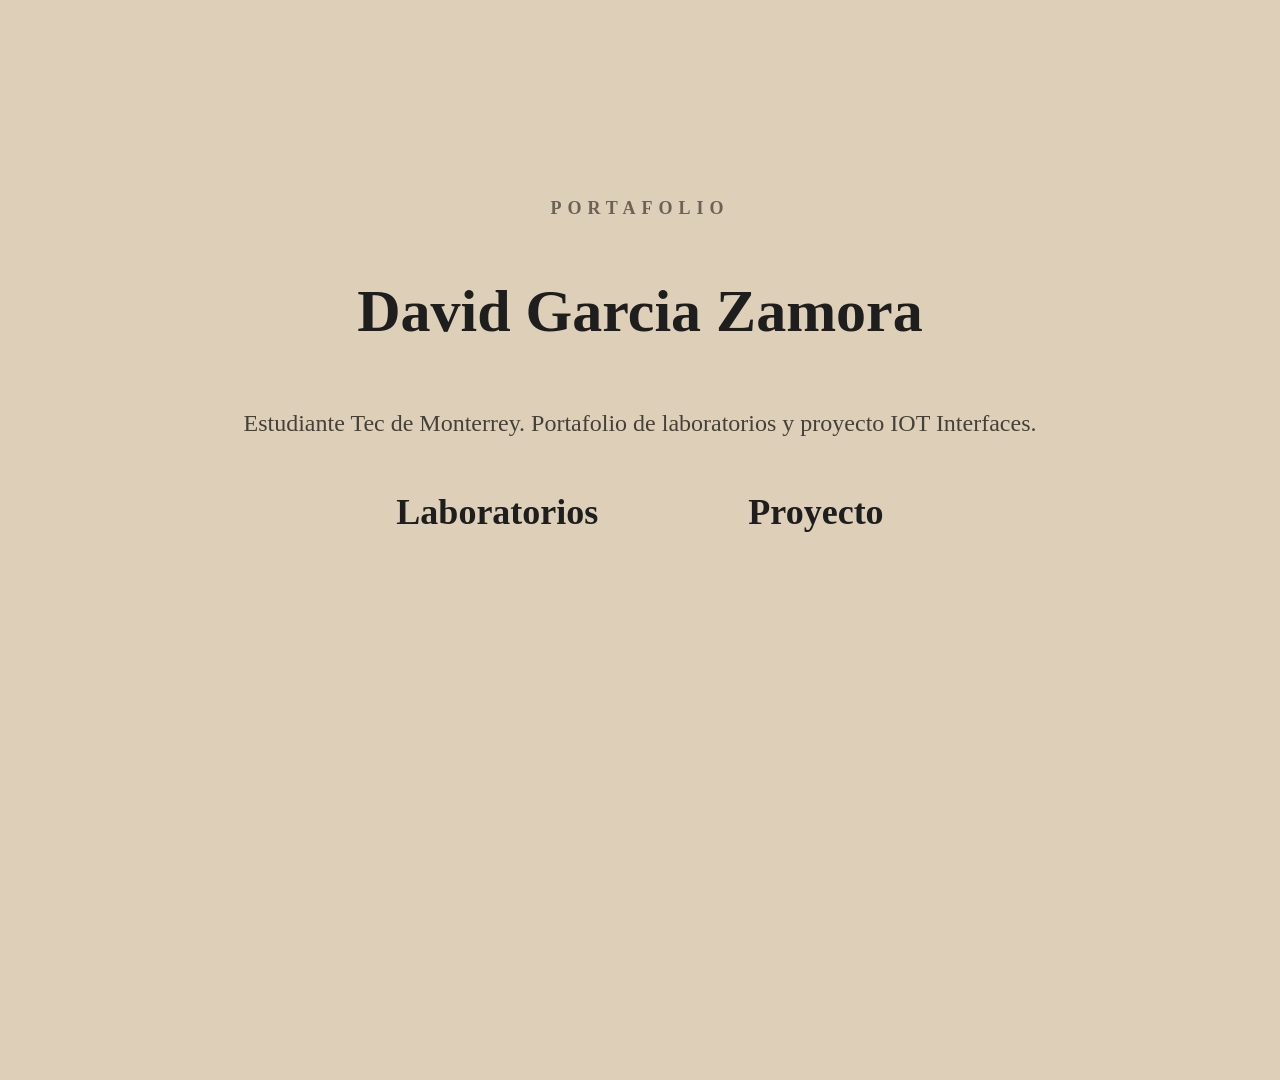
<file: Index.html>
<!DOCTYPE html>
<html lang="en">
<head>
    <meta charset="UTF-8">
    <meta name="viewport" content="width=device-width, initial-scale=1.0">
    <title>Portafolio</title>
    <link rel="stylesheet" href="styleinicio.css">
</head>
<body>
    <p class="titulo-portafolio"> Portafolio</p>
    
    <h1> David Garcia Zamora</h1>
    <p class="descripcion"> Estudiante Tec de Monterrey. Portafolio de laboratorios y proyecto IOT Interfaces.</p>

    <div class="menu-principal">
        <h2><a href="PortafolioLabs.html">Laboratorios</a></h2>
        <h2><a href="Proyecto.html">Proyecto</a></h2>
    </div>

</body>
</html>
</file>
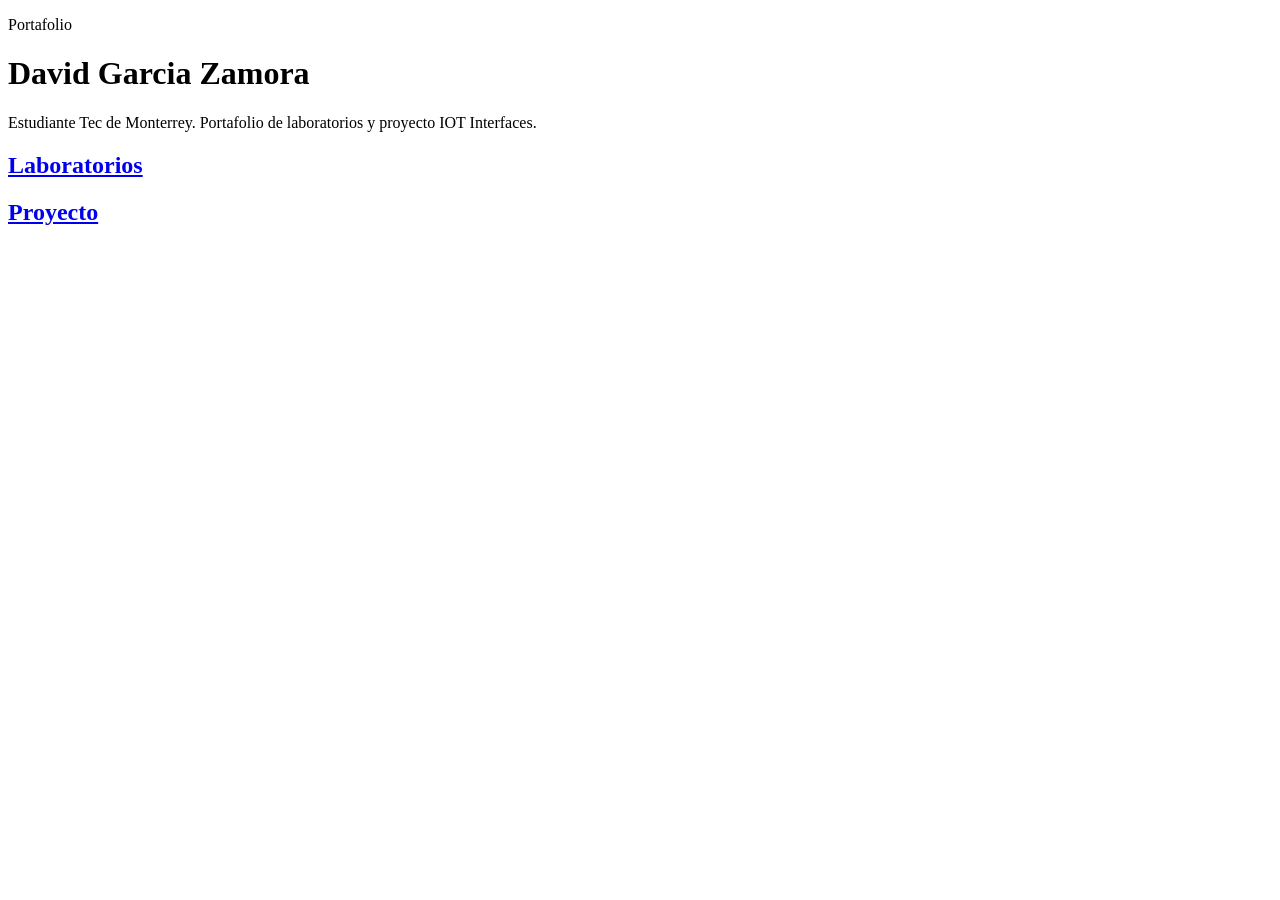
<file: MenuInicio.html>
<!DOCTYPE html>
<html lang="en">
<head>
    <meta charset="UTF-8">
    <meta name="viewport" content="width=device-width, initial-scale=1.0">
    <title>Portafolio</title>
    <link rel="stylesheet" href="C:\Users\David\Desktop\iot web\New folder\BotLixus-main\BotLixus-main\Pagina principal\styleinicio.css">
</head>
<body>
    <p class="titulo-portafolio"> Portafolio</p>
    
    <h1> David Garcia Zamora</h1>
    <p class="descripcion"> Estudiante Tec de Monterrey. Portafolio de laboratorios y proyecto IOT Interfaces.</p>

    <div class="menu-principal">
        <h2><a href="PortafolioLabs.html">Laboratorios</a></h2>
        <h2><a href="Proyecto.html">Proyecto</a></h2>
    </div>

</body>
</html>
</file>
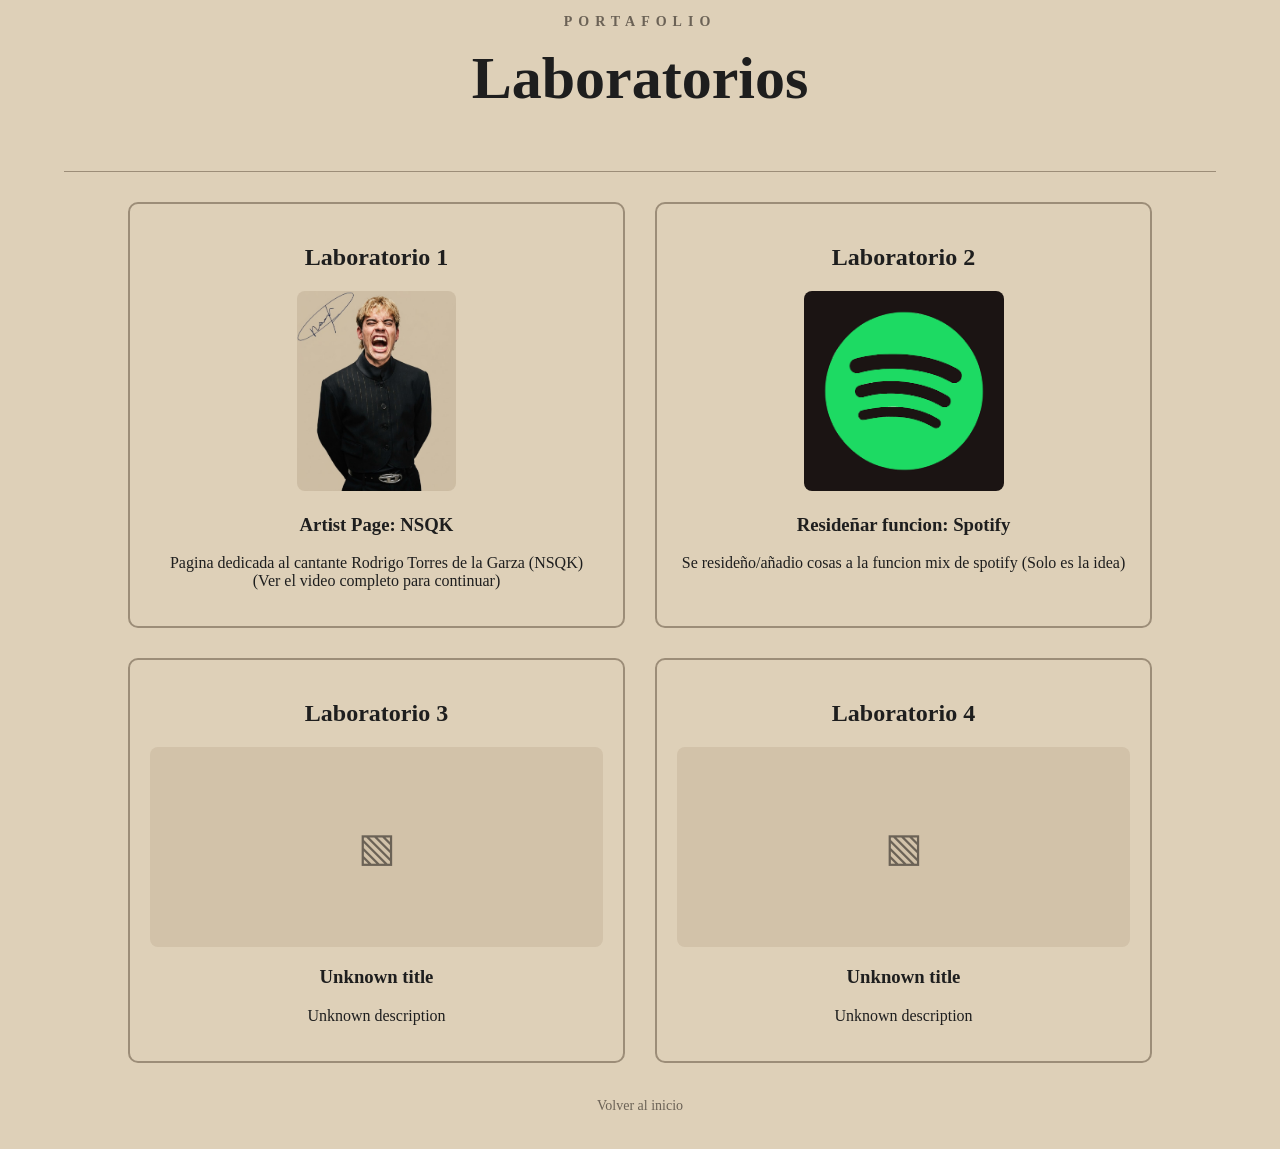
<file: PortafolioLabs.html>
<!DOCTYPE html>
<html lang="en">
<head>
    <meta charset="UTF-8">
    <meta name="viewport" content="width=device-width, initial-scale=1.0">
    <title>Portafolio Laboratorios</title>
    <link rel="stylesheet" href="stylelabs.css">
</head>
<body>
    <p class="titulo-portafolio"> Portafolio</p>
    <h1> Laboratorios </h1>
    <div class="linea"></div>

    <div class="doble-columna">

        <div class="lab-card">

            <h2>Laboratorio 1</h2>
            <a href="Laboratorios/Artist-Page/artist-page.html">
                <img src="NSQK.jpg" alt="Imagen Laboratorio 1">
                <h3> Artist Page: NSQK</h3>      
            </a>
            <p>Pagina dedicada al cantante Rodrigo Torres de la Garza (NSQK) <br> (Ver el video completo para continuar)</p>

        </div>

        <div class="lab-card">

            <h2>Laboratorio 2</h2>
            
            <a href="Laboratorios/Lab2/Lab2.pdf">
                 <img src="SpotifyL.png" alt="Imagen Laboratorio 2">
                <h3> Resideñar funcion: Spotify</h3>      
            </a>
            <p>Se resideño/añadio cosas a la funcion mix de spotify (Solo es la idea)</p>

        </div>

        <div class="lab-card">

            <h2>Laboratorio 3</h2>
            
            <a href="---------------------">
                <div class="imagen-vacia">
                    <span>▧</span>
                </div>
                <h3> Unknown title</h3>      
            </a>
            <p>Unknown description</p>

        </div>

        <div class="lab-card">

            <h2>Laboratorio 4</h2>
            
            <a href="------------------------------">
                <div class="imagen-vacia">
                    <span>▧</span>
                </div>
                <h3> Unknown title</h3>      
            </a>
            <p>Unknown description</p>

        </div>


    </div>

    <a href="index.html" class="boton-volver">Volver al inicio</a>

</body>
</html>
</file>
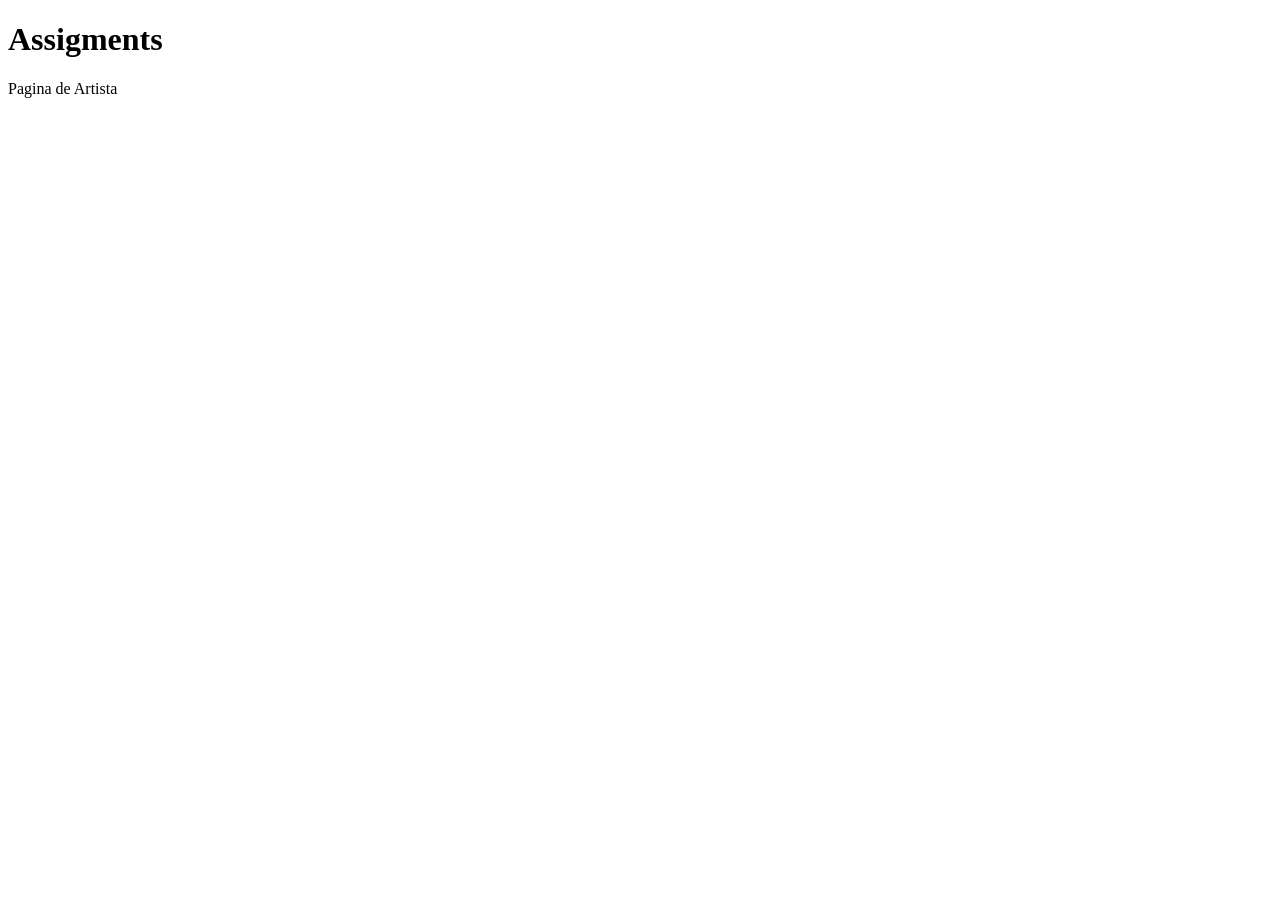
<file: Portalofio Labs.html>
<!DOCTYPE html>
<html lang="en">
<head>
    <meta charset="UTF-8">
    <meta name="viewport" content="width=device-width, initial-scale=1.0">
    <title>Document</title>
</head>
<body>
    <h1> Assigments </h1>
    <p> Pagina de Artista </p>
</body>
</html>
</file>
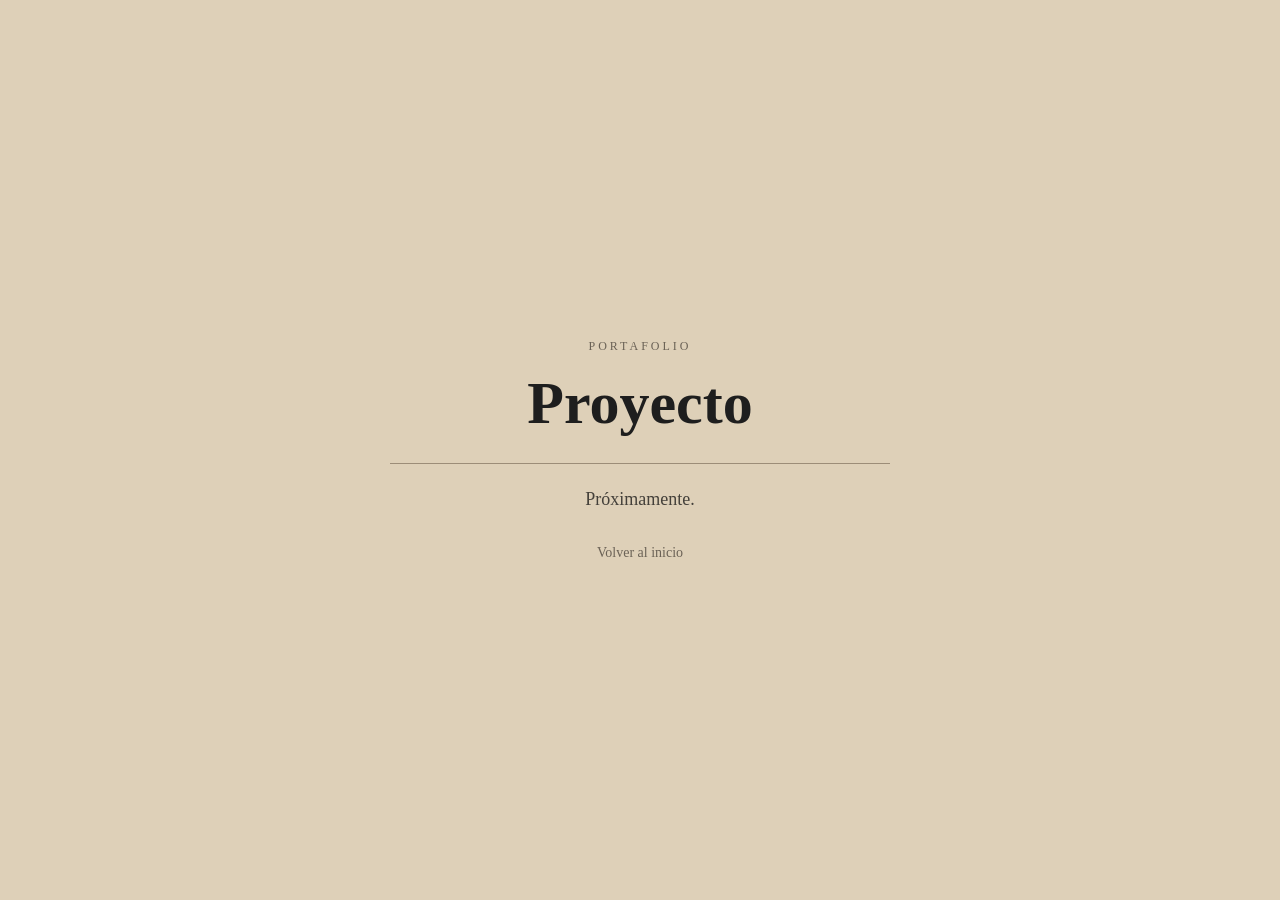
<file: Proyecto.html>
<!DOCTYPE html>
<html lang="es">
<head>
    <meta charset="UTF-8">
    <meta name="viewport" content="width=device-width, initial-scale=1.0">
    <title>Proyecto</title>
    <link rel="stylesheet" href="styleproyect.css">
</head>
<body>

    <div class="contenido">
        <p class="portafolio">PORTAFOLIO</p>

        <h1>Proyecto</h1>

        <div class="linea"></div>

        <p class="descripcion">Próximamente.</p>

        <a href="index.html">Volver al inicio</a>
    </div>

</body>
</html>
</file>
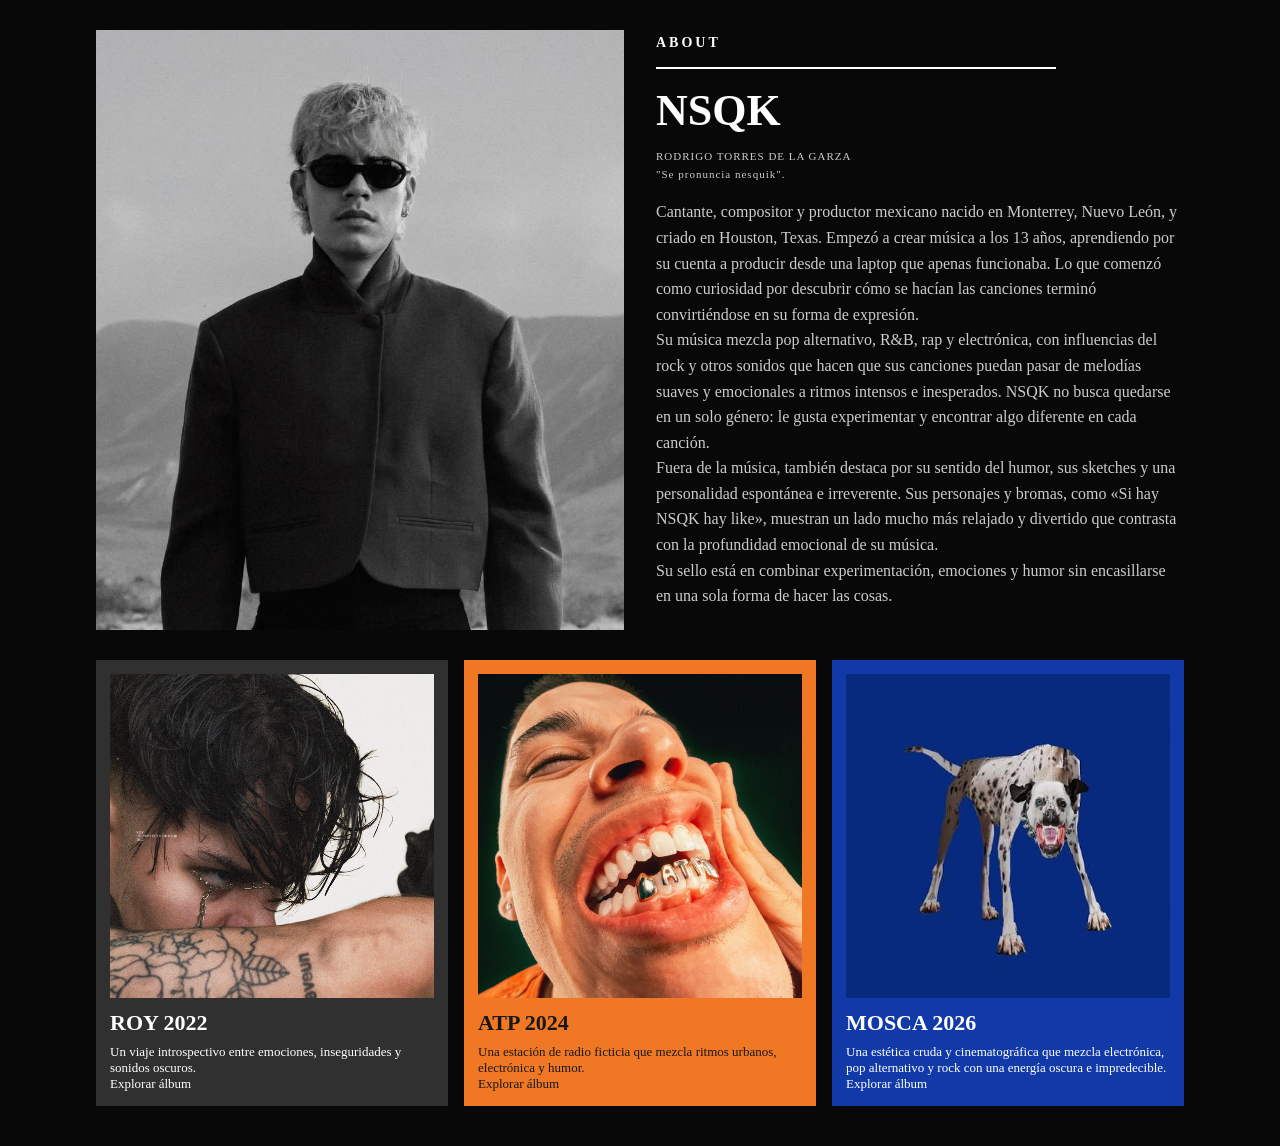
<file: Laboratorios/Artist-Page/About&Work.html>
<!DOCTYPE html>
<html lang="es">
<head>
    <meta charset="UTF-8">
    <meta name="viewport" content="width=device-width, initial-scale=1.0">

    <title>About NSQK</title>

    <link rel="stylesheet" href="styleA&W.css">
</head>
<body>

    <div class="about">

        <div class="about-completo">

            <img class="foto-nsqk"
                 src="NSKQAP.jpg">

            <div class="about-texto">

                <h2>ABOUT</h2>

                <div class="linea"></div>

                <h1>NSQK</h1>

                <p class="nombre-real">

                    RODRIGO TORRES DE LA GARZA <br>
                    "Se pronuncia nesquik".
                </p>

                <p>
Cantante, compositor y productor mexicano nacido en Monterrey, Nuevo León, y criado en Houston, Texas. Empezó a crear música a los 13 años, aprendiendo por su cuenta a producir desde una laptop que apenas funcionaba. Lo que comenzó como curiosidad por descubrir cómo se hacían las canciones terminó convirtiéndose en su forma de expresión. <br>

Su música mezcla pop alternativo, R&B, rap y electrónica, con influencias del rock y otros sonidos que hacen que sus canciones puedan pasar de melodías suaves y emocionales a ritmos intensos e inesperados. NSQK no busca quedarse en un solo género: le gusta experimentar y encontrar algo diferente en cada canción. <br>

Fuera de la música, también destaca por su sentido del humor, sus sketches y una personalidad espontánea e irreverente. Sus personajes y bromas, como «Si hay NSQK hay like», muestran un lado mucho más relajado y divertido que contrasta con la profundidad emocional de su música. <br>

Su sello está en combinar experimentación, emociones y humor sin encasillarse en una sola forma de hacer las cosas.
                </p>

            </div>

        </div>

    </div>


    <div class="albumes">

        <a href="Roy.html" class="album roy">

            <img src="Roy.jpg">

            <h2>ROY 2022</h2>

            <p>Un viaje introspectivo entre emociones, inseguridades y sonidos oscuros.</p>

            <p>Explorar álbum </p>

        </a>


        <a href="Atp.html" class="album atp">

            <img src="Atp.jpg">

            <h2>ATP 2024</h2>

            <p>Una estación de radio ficticia que mezcla ritmos urbanos, electrónica y humor.</p>

            <p>Explorar álbum </p>

        </a>


        <a href="Mosca.html" class="album mosca">

            <img src="Mosca.jpg">

            <h2>MOSCA 2026</h2>

            <p>Una estética cruda y cinematográfica que mezcla electrónica, pop alternativo y rock con una energía oscura e impredecible.</p>

            <p>Explorar álbum </p>

        </a>

    </div>

</body>
</html>
</file>
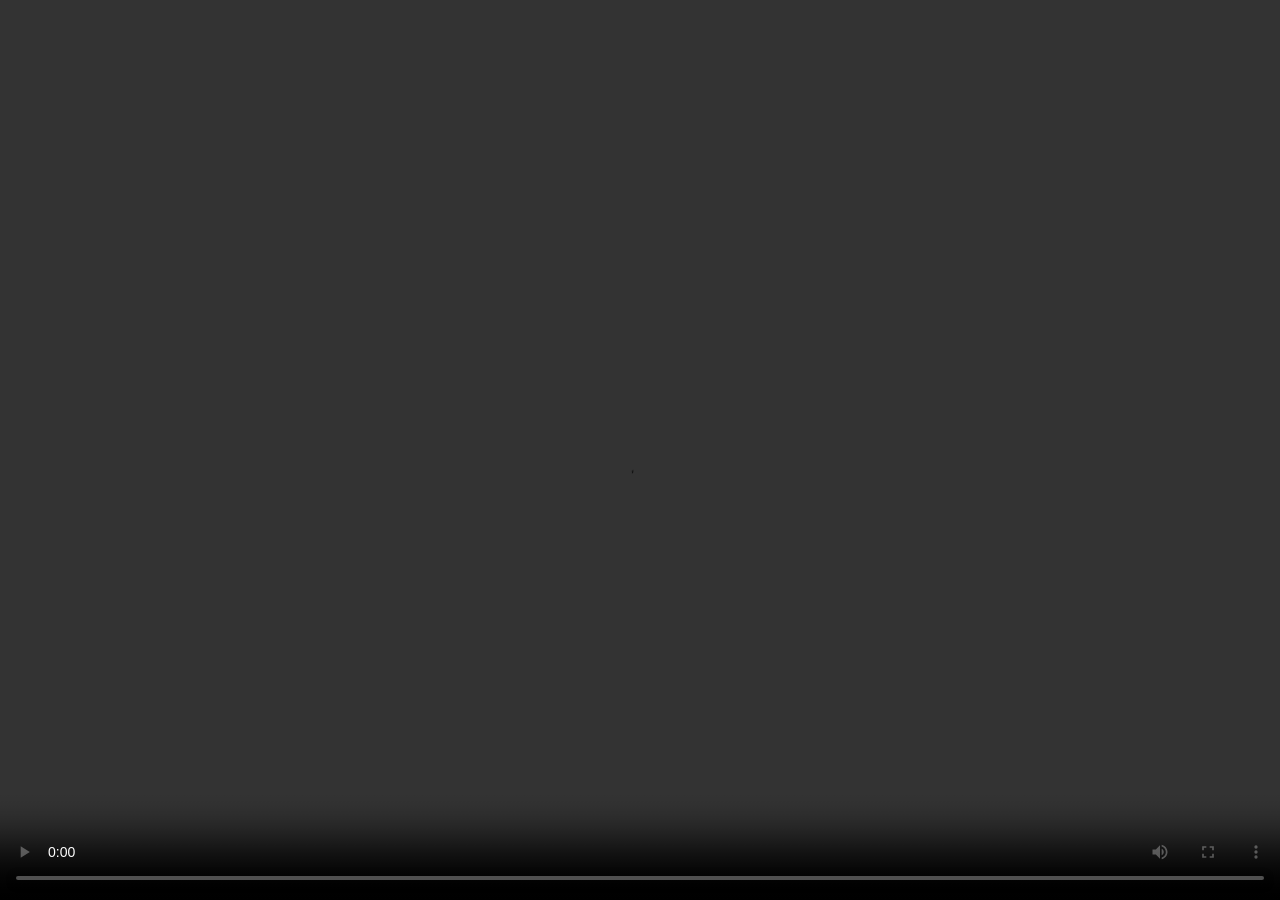
<file: Laboratorios/Artist-Page/artist-page.html>
<!DOCTYPE html>
<html lang="es">
<head>
    <meta charset="UTF-8">
    <meta name="viewport" content="width=device-width, initial-scale=1.0">
    <title>NSQK</title>

    <link rel="stylesheet" href="styleHome.css">
</head>
<body>

    <video controls playsinline>
        <source src="https://res.cloudinary.com/oawcqzft/video/upload/v1791881474/VideoHome.mp4" type="video/mp4">
    </video>

    <a href="About&Work.html" hidden>
        <img src="Firma.jpg">
    </a>

    <script>
        const video = document.querySelector("video");
        const logo = document.querySelector("a");

        video.addEventListener("ended", function() {
            video.hidden = true;
            logo.hidden = false;
        });
    </script>

</body>
</html>
</file>
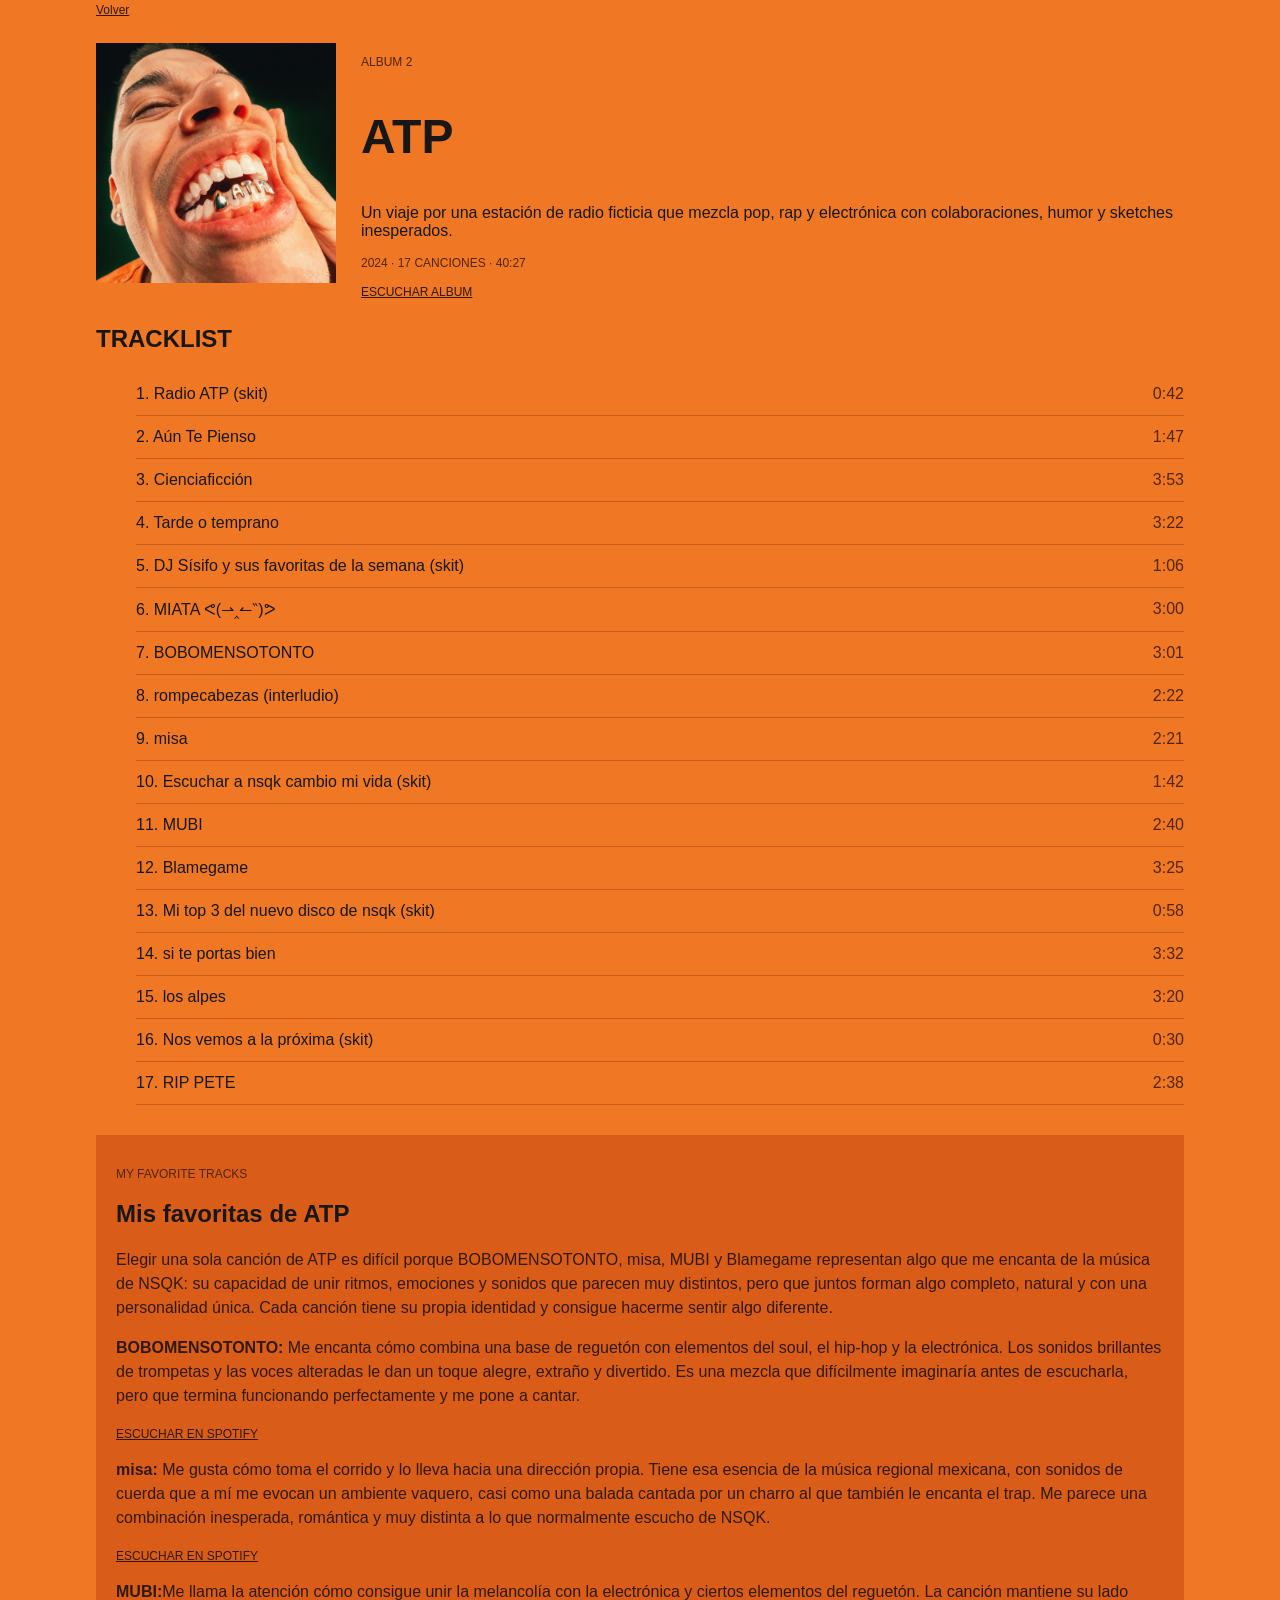
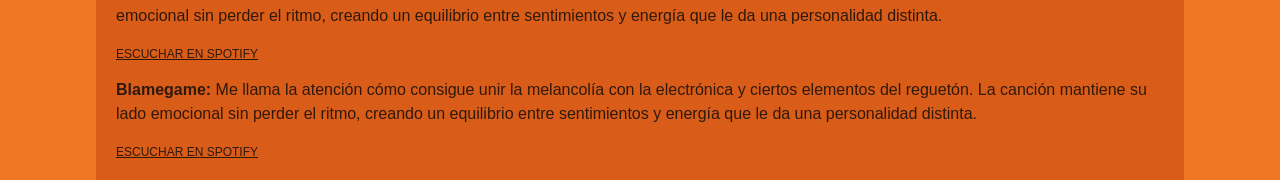
<file: Laboratorios/Artist-Page/Atp.html>
<!DOCTYPE html>
<html lang="es">
<head>
    <meta charset="UTF-8">
    <meta name="viewport" content="width=device-width, initial-scale=1.0">

    <title>Aun te pienso</title>

    <link rel="stylesheet" href="styleAtp.css">
</head>
<body>

    <main>

        <a href="About&Work.html">Volver</a>

        <section class="presentacion">

            <img src="Atp.jpg" class="portada">

            <div class="info-album">

                <p class="etiqueta"> ALBUM 2</p>

                <h1>ATP</h1>

                <p>
                    Un viaje por una estación de radio ficticia
                    que mezcla pop, rap y electrónica con
                    colaboraciones, humor y sketches inesperados.
                </p>

                <p class="etiqueta">
                    2024 · 17 CANCIONES · 40:27
                </p>

                <a href="https://open.spotify.com/intl-es/album/5YAMa7LhSMdWOs1dF93g4V?si=uM_plMSJTLuAr79JBggOQw">
                    ESCUCHAR ALBUM
                </a>

            </div>

        </section>


<section class="canciones">

    <h2>TRACKLIST</h2>

    <ol>
        <li>
            <span>1. Radio ATP (skit)</span>
            <span class="duracion">0:42</span>
        </li>

        <li>
            <span>2. Aún Te Pienso</span>
            <span class="duracion">1:47</span>
        </li>

        <li>
            <span>3. Cienciaficción</span>
            <span class="duracion">3:53</span>
        </li>

        <li>
            <span>4. Tarde o temprano</span>
            <span class="duracion">3:22</span>
        </li>

        <li>
            <span>5. DJ Sísifo y sus favoritas de la semana (skit)</span>
            <span class="duracion">1:06</span>
        </li>

        <li>
            <span>6. MIATA ᕙ(⇀‸↼‶)ᕗ</span>
            <span class="duracion">3:00</span>
        </li>

        <li>
            <span>7. BOBOMENSOTONTO</span>
            <span class="duracion">3:01</span>
        </li>

        <li>
            <span>8. rompecabezas (interludio)</span>
            <span class="duracion">2:22</span>
        </li>

        <li>
            <span>9. misa</span>
            <span class="duracion">2:21</span>
        </li>

        <li>
            <span>10. Escuchar a nsqk cambio mi vida (skit)</span>
            <span class="duracion">1:42</span>
        </li>

        <li>
            <span>11. MUBI</span>
            <span class="duracion">2:40</span>
        </li>

        <li>
            <span>12. Blamegame</span>
            <span class="duracion">3:25</span>
        </li>

        <li>
            <span>13. Mi top 3 del nuevo disco de nsqk (skit)</span>
            <span class="duracion">0:58</span>
        </li>

        <li>
            <span>14. si te portas bien</span>
            <span class="duracion">3:32</span>
        </li>

        <li>
            <span>15. los alpes</span>
            <span class="duracion">3:20</span>
        </li>

        <li>
            <span>16. Nos vemos a la próxima (skit)</span>
            <span class="duracion">0:30</span>
        </li>

        <li>
            <span>17. RIP PETE</span>
            <span class="duracion">2:38</span>
        </li>
    </ol>

</section>


<section class="favorita">

    <p class="etiqueta">MY FAVORITE TRACKS</p>

    <h2>Mis favoritas de ATP</h2>

    <p class="explicacion">
        Elegir una sola canción de ATP es difícil porque BOBOMENSOTONTO,
        misa, MUBI y Blamegame representan algo que me encanta de la
        música de NSQK: su capacidad de unir ritmos, emociones y sonidos
        que parecen muy distintos, pero que juntos forman algo completo,
        natural y con una personalidad única. Cada canción tiene su
        propia identidad y consigue hacerme sentir algo diferente.
    </p>

    <p class="explicacion">
        <strong>BOBOMENSOTONTO:</strong>    Me encanta cómo combina una base de reguetón con elementos
    del soul, el hip-hop y la electrónica. Los sonidos brillantes
    de trompetas y las voces alteradas le dan
    un toque alegre, extraño y divertido. Es una mezcla que
    difícilmente imaginaría antes de escucharla, pero que
    termina funcionando perfectamente y me pone a cantar.
    </p>

        <a href="https://open.spotify.com/intl-es/track/1OSzB7QkZHJZnmQnu61vE8?si=c462e18dfb9e470b">
                ESCUCHAR EN SPOTIFY 
        </a>

    <p class="explicacion">
        <strong>misa:</strong>   Me gusta cómo toma el corrido y lo lleva hacia una dirección
    propia. Tiene esa esencia de la música regional mexicana,
    con sonidos de cuerda que a mí me evocan un ambiente
    vaquero, casi como una balada cantada por un charro al que
    también le encanta el trap. Me parece una combinación
    inesperada, romántica y muy distinta a lo que normalmente
    escucho de NSQK.
    </p>

        <a href="https://open.spotify.com/intl-es/track/6AebAAfoIjSRsARv6p05kS?si=81119c9c4763408d">
                ESCUCHAR EN SPOTIFY 
        </a>

    <p class="explicacion">
        <strong>MUBI:</strong>Me llama la atención cómo consigue unir la melancolía con
    la electrónica y ciertos elementos del reguetón. La canción
    mantiene su lado emocional sin perder el ritmo, creando un
    equilibrio entre sentimientos y energía que le da una
    personalidad distinta.
    </p>

        <a href="https://open.spotify.com/intl-es/track/2qSKn8OgkpPidKqJLa4sFK?si=fc01700612c941a5">
                ESCUCHAR EN SPOTIFY 
        </a>

    <p class="explicacion">
        <strong>Blamegame:</strong> Me llama la atención cómo consigue
        unir la melancolía con la electrónica y ciertos elementos del
        reguetón. La canción mantiene su lado emocional sin perder el
        ritmo, creando un equilibrio entre sentimientos y energía que
        le da una personalidad distinta.
    </p>

        <a href="https://open.spotify.com/intl-es/track/6O2c6uqvFAeUNxWQY6R3e1?si=3572eee7148e4535">
                ESCUCHAR EN SPOTIFY 
        </a>

</section>

    </main>

</body>
</html>
</file>
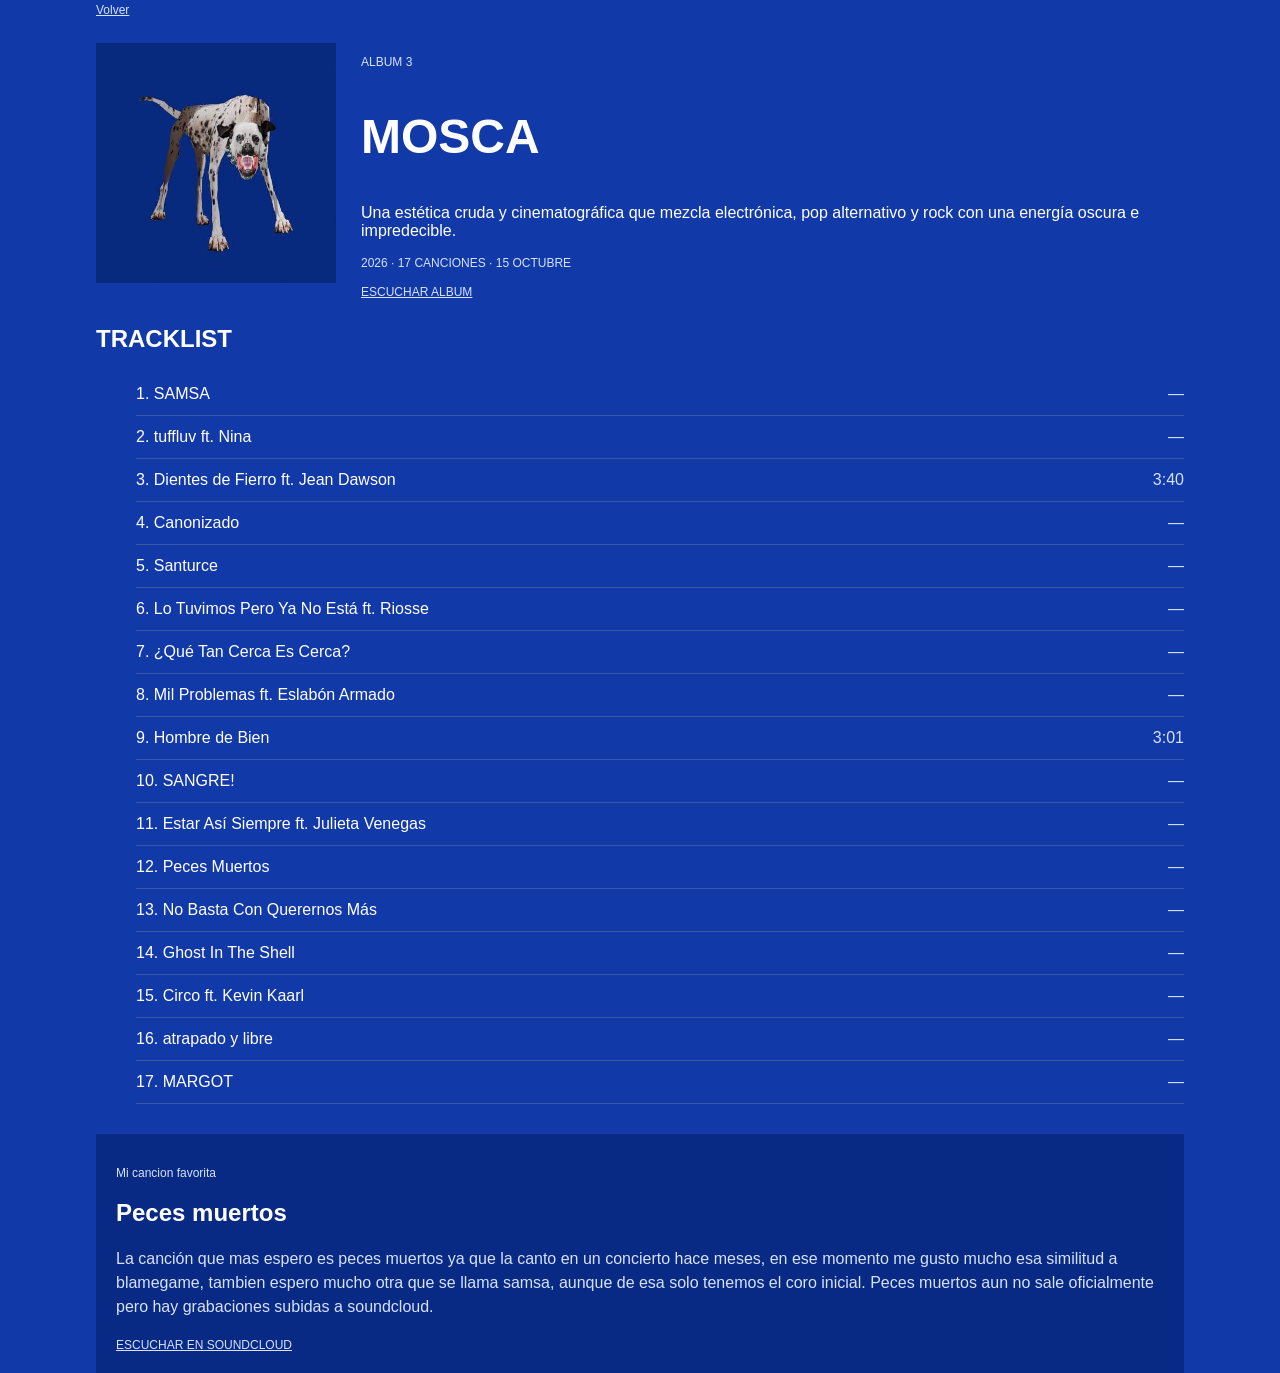
<file: Laboratorios/Artist-Page/Mosca.html>
<!DOCTYPE html>
<html lang="es">
<head>
    <meta charset="UTF-8">
    <meta name="viewport" content="width=device-width, initial-scale=1.0">

    <title>MOSCA</title>

    <link rel="stylesheet" href="styleMosca.css">
</head>
<body>

    <main>

        <a href="About&Work.html">Volver</a>

        <section class="presentacion">

            <img src="Mosca.jpg" class="portada">

            <div class="info-album">

                <p class="etiqueta">ALBUM 3</p>

                <h1>MOSCA</h1>

                <p>
                    Una estética cruda y cinematográfica que mezcla
                    electrónica, pop alternativo y rock con una energía
                    oscura e impredecible.
                </p>

                <p class="etiqueta">
                    2026 · 17 CANCIONES · 15 OCTUBRE
                </p>

                <a href="https://open.spotify.com/intl-es/album/5CIFqAiWMZ4ZxS9BvUBC6q?si=c8c9d5d7c7e54a2c">
                    ESCUCHAR ALBUM
                </a>

            </div>

        </section>


<section class="canciones">

    <h2>TRACKLIST</h2>

    <ol>
        <li>
            <span>1. SAMSA</span>
            <span class="duracion">—</span>
        </li>

        <li>
            <span>2. tuffluv ft. Nina</span>
            <span class="duracion">—</span>
        </li>

        <li>
            <span>3. Dientes de Fierro ft. Jean Dawson</span>
            <span class="duracion">3:40</span>
        </li>

        <li>
            <span>4. Canonizado</span>
            <span class="duracion">—</span>
        </li>

        <li>
            <span>5. Santurce</span>
            <span class="duracion">—</span>
        </li>

        <li>
            <span>6. Lo Tuvimos Pero Ya No Está ft. Riosse</span>
            <span class="duracion">—</span>
        </li>

        <li>
            <span>7. ¿Qué Tan Cerca Es Cerca?</span>
            <span class="duracion">—</span>
        </li>

        <li>
            <span>8. Mil Problemas ft. Eslabón Armado</span>
            <span class="duracion">—</span>
        </li>

        <li>
            <span>9. Hombre de Bien</span>
            <span class="duracion">3:01</span>
        </li>

        <li>
            <span>10. SANGRE!</span>
            <span class="duracion">—</span>
        </li>

        <li>
            <span>11. Estar Así Siempre ft. Julieta Venegas</span>
            <span class="duracion">—</span>
        </li>

        <li>
            <span>12. Peces Muertos</span>
            <span class="duracion">—</span>
        </li>

        <li>
            <span>13. No Basta Con Querernos Más</span>
            <span class="duracion">—</span>
        </li>

        <li>
            <span>14. Ghost In The Shell</span>
            <span class="duracion">—</span>
        </li>

        <li>
            <span>15. Circo ft. Kevin Kaarl</span>
            <span class="duracion">—</span>
        </li>

        <li>
            <span>16. atrapado y libre</span>
            <span class="duracion">—</span>
        </li>

        <li>
            <span>17. MARGOT</span>
            <span class="duracion">—</span>
        </li>
    </ol>

</section>


        <section class="favorita">

            <p class="etiqueta">Mi cancion favorita</p>

            <h2>Peces muertos</h2>

            <p class="explicacion">
                La canción que mas espero es peces muertos ya que la canto en un concierto hace meses, en ese momento me gusto mucho esa similitud a blamegame, tambien espero mucho
                otra que se llama samsa, aunque de esa solo tenemos el coro inicial.
                Peces muertos aun no sale oficialmente pero hay grabaciones subidas a soundcloud.
            </p>

            <a href="https://soundcloud.com/ikersin/peces-muertos-1">
                ESCUCHAR EN SOUNDCLOUD
            </a>

        </section>

    </main>

</body>
</html>
</file>
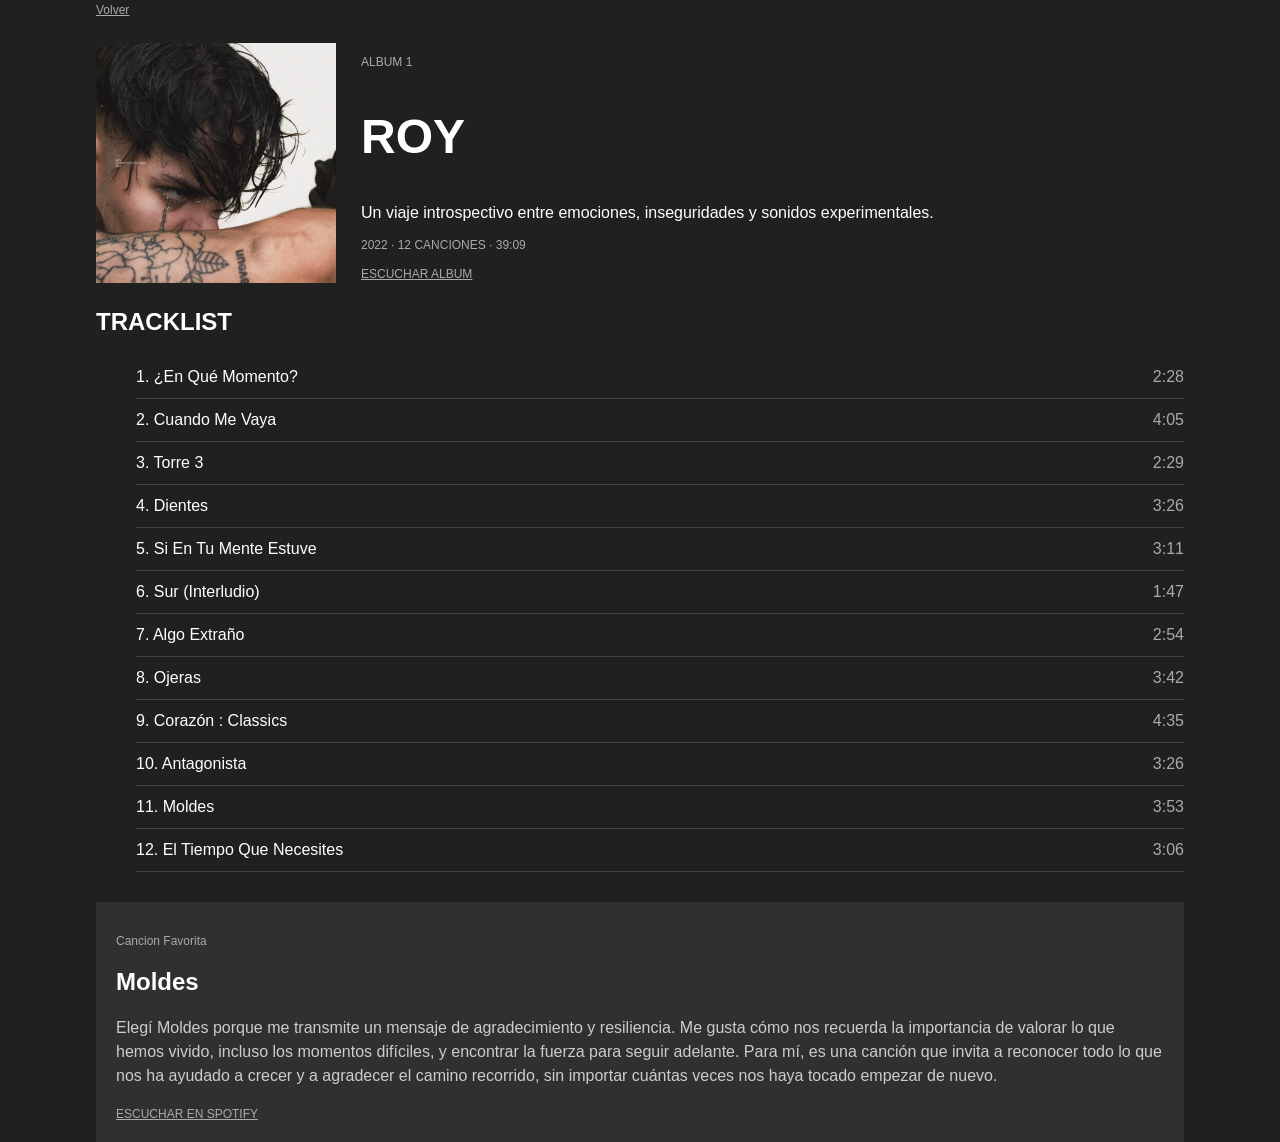
<file: Laboratorios/Artist-Page/Roy.html>
<!DOCTYPE html>
<html lang="es">
<head>
    <meta charset="UTF-8">
    <meta name="viewport" content="width=device-width, initial-scale=1.0">

    <title>ROY </title>

    <link rel="stylesheet" href="styleRoy.css">
</head>
<body>

    <main>

        <a href="About&Work.html"> Volver</a>

        <section class="presentacion">

            <img src="Roy.jpg" class="portada">

            <div class="info-album">

                <p class="etiqueta">ALBUM 1</p>

                <h1>ROY</h1>

                <p>
                    Un viaje introspectivo entre emociones,
                    inseguridades y sonidos experimentales.
                </p>

                <p class="etiqueta">
                    2022 · 12 CANCIONES · 39:09
                </p>

                <a href="https://open.spotify.com/album/40hEXrrbfFrriCUTOw4uRh">
                    ESCUCHAR ALBUM 
                </a>

            </div>

        </section>


        <section class="canciones">

            <h2>TRACKLIST</h2>

            <ol>
                <li>
                    <span>1. ¿En Qué Momento?</span>
                    <span class="duracion">2:28</span>
                </li>

                <li>
                    <span>2. Cuando Me Vaya</span>
                    <span class="duracion">4:05</span>
                </li>

                <li>
                    <span>3. Torre 3</span>
                    <span class="duracion">2:29</span>
                </li>

                <li>
                    <span>4. Dientes</span>
                    <span class="duracion">3:26</span>
                </li>

                <li>
                    <span>5. Si En Tu Mente Estuve</span>
                    <span class="duracion">3:11</span>
                </li>

                <li>
                    <span>6. Sur (Interludio)</span>
                    <span class="duracion">1:47</span>
                </li>

                <li>
                    <span>7. Algo Extraño</span>
                    <span class="duracion">2:54</span>
                </li>

                <li>
                    <span>8. Ojeras</span>
                    <span class="duracion">3:42</span>
                </li>

                <li>
                    <span>9. Corazón : Classics</span>
                    <span class="duracion">4:35</span>
                </li>

                <li>
                    <span>10. Antagonista</span>
                    <span class="duracion">3:26</span>
                </li>

                <li>
                    <span>11. Moldes</span>
                    <span class="duracion">3:53</span>
                </li>

                <li>
                    <span>12. El Tiempo Que Necesites</span>
                    <span class="duracion">3:06</span>
                </li>
            </ol>

        </section>


        <section class="favorita">

            <p class="etiqueta">Cancion Favorita</p>

            <h2>Moldes</h2>

            <p class="explicacion">
                Elegí Moldes porque me transmite un mensaje de agradecimiento y resiliencia. Me gusta cómo nos recuerda la importancia de valorar lo que hemos vivido, incluso los momentos difíciles, y encontrar la fuerza para seguir adelante. Para mí, es una canción que invita a reconocer todo lo que nos ha ayudado a crecer y a agradecer el camino recorrido, sin importar cuántas veces nos haya tocado empezar de nuevo.
            </p>

            <a href="https://open.spotify.com/intl-es/track/56pW7m67thE9AzD2LnziPC?si=7ea103818635446d">
                ESCUCHAR EN SPOTIFY 
            </a>

        </section>

    </main>

</body>
</html>
</file>
<file: styleinicio.css>
body {
    margin: 0;
    background-color: #DED0B8;
    color: #1E1E1E;
    text-align: center;
    min-height: 100vh;
    display: flex;
    flex-direction: column;
    justify-content: flex-start;
    padding-top: 20vh;
}


.titulo-portafolio {
    color: #6B6256;
    font-size: 18px;
    font-weight: bold;
    letter-spacing: 6px;
    text-transform: uppercase;
}

h1 {
    font-size: 60px;
    font-weight: bold;
}

.descripcion {
    font-size: 24px;
    color: #44403A;
}


.menu-principal  {
    font-size: 24px;
    display: flex;
    justify-content: center;
    align-items: center;
    gap: 150px;
}

.menu-principal a {
    color: inherit;
    text-decoration: none;
}

.menu-principal a:visited {
    color: inherit;
}
</file>
<file: stylelabs.css>
body {
    margin: 0;
    background-color: #DED0B8;
    color: #1E1E1E;
    text-align: center;

    min-height: 100vh;
    display: flex;
    flex-direction: column;
    justify-content: flex-start;
}

.titulo-portafolio {
    color: #6B6256;
    font-size: 14px;
    font-weight: bold;
    letter-spacing: 6px;
    text-transform: uppercase;
    ;
}

h1 {
    font-size: 60px;
    font-weight: bold;
    margin-top: 0;
}

.linea {
    width: 90%;
    height: 1px;
    background-color: #9C8D78;
    margin: 18px auto 30px;
}

.doble-columna{
    display: grid;
    grid-template-columns: repeat(2, 1fr);
    gap: 30px;
    width: 80%;
    margin: 0 auto;
}

.lab-card {
    border: 2px solid #9c8d78;
    border-radius: 10px;
    padding: 20px;
}

.lab-card img {
    max-width: 100%;
    height: 200px;
    object-fit: cover;
    border-radius: 8px;
}

.imagen-vacia {
    width: 100%;
    height: 200px;
    background-color: #D2C2A9;
    border-radius: 8px;

    display: flex;
    justify-content: center;
    align-items: center;

    color: #6B6256;
    font-size: 40px;
}

.lab-card a {
    color: inherit;
    text-decoration: none;
}

.lab-card a:visited {
    color: inherit;
}

.boton-volver {
    color: #6B6256;
    text-decoration: none;
    font-size: 14px;
    margin: 35px auto;
}

.boton-volver:visited {
    color: #6B6256;
}

.boton-volver:hover {
    text-decoration: underline;
    }
</file>
<file: styleproyect.css>
* {
    box-sizing: border-box;
}

body {
    margin: 0;
    background-color: #DED0B8;
    color: #1E1E1E;
    font-family: inherit;
}

.contenido {
    width: 100%;
    min-height: 100vh;
    padding: 24px;

    display: flex;
    flex-direction: column;
    justify-content: center;
    align-items: center;

    text-align: center;
}

.portafolio {
    color: #6B6256;
    font-size: 12px;
    letter-spacing: 3px;
    margin: 0 0 15px 0;
}

h1 {
    color: #1E1E1E;
    font-size: 60px;
    font-weight: bold;
    margin: 0;
}

.linea {
    width: 500px;
    height: 1px;
    background-color: #9C8D78;
    margin: 25px 0;
}

.descripcion {
    color: #44403A;
    font-size: 18px;
    margin: 0;
}

a {
    color: #6B6256;
    text-decoration: none;
    font-size: 14px;
    margin-top: 35px;
}

a:visited {
    color: #6B6256;
}

a:hover {
    text-decoration: underline;
}
</file>
<file: Laboratorios/Artist-Page/styleA&W.css>
body {
    margin: 0;
    background-color: #080808;
    color: #FFFFFF;
}

.about {
    width: 85%;
    max-width: 1100px;
    margin: 0 auto;
    padding: 30px 0;
}



.about-completo {
    display: grid;
    grid-template-columns: 1fr 1fr;
    align-items: center;
    gap: 32px;
}

.foto-nsqk {
    width: 100%;
    height: 600px;
    object-fit: cover;
    display: block;
}

.about-texto h2 {
    font-size: 14px;
    letter-spacing: 3px;
    margin: 0;

}

.linea {
    width: 400px;
    height: 2px;
    background-color: #FFFFFF;
    margin: 16px 0;
}

.about-texto h1 {
    font-size: 44px;
    margin: 0 0 12px;
}

.nombre-real {
    color: #888888;
    font-size: 11px;
    letter-spacing: 1px;
}

.about-texto p {
    color: #CCCCCC;
    line-height: 1.6;
}


.albumes {
    display: grid;
    grid-template-columns: repeat(3, 1fr);
    gap: 16px;

    width: 85%;
    max-width: 1100px;
    margin: 0 auto;
    padding-bottom: 40px;
}

.album {
    display: block;
    padding: 14px;
    text-decoration: none;
}

.album img {
    width: 100%;
    aspect-ratio: 1 / 1;
    object-fit: contain;
    display: block;
    margin-bottom: 12px;
}

.album h2 {
    font-size: 22px;
    margin: 0 0 8px;
}

.album p {
    font-size: 13px;
    margin: 0;
}


.roy {
    background-color: #303030;
    color: #FFFFFF;
}

.atp {
    background-color: #F07824;
    color: #171717;
}

.mosca {
    background-color: #1239A8;
    color: #FFFFFF;
}
</file>
<file: Laboratorios/Artist-Page/styleHome.css>
body {
    margin: 0;
    background-color: black;
    overflow: hidden;
    height: 100vh;

    display: flex;
    justify-content: center;
    align-items: center;
}

video {
    width: 100%;
    height: 100vh;
    object-fit: cover;
    display: block;
}

a img {
    width: 300px;
    max-width: 70vw;
    height: auto;
    display: block;
}

[hidden] {
    display: none !important;
}
</file>
<file: Laboratorios/Artist-Page/styleAtp.css>
body {
    margin: 0;
    background-color: #F07824;
    color: #171717;
    font-family: Arial, sans-serif;
}

main {
    width: 85%;
    margin: 0 auto;
}


.presentacion {
    display: grid;
    grid-template-columns: 240px 1fr;
    gap: 25px;
    margin: 25px 0;
}

.portada {
    width: 100%;
}

.etiqueta {
    color: #51250D;
    font-size: 12px;
}

.info-album h1 {
    font-size: 48px;
}


li {
    display: flex;
    justify-content: space-between;
    padding: 12px 0;
    border-bottom: 1px solid #C85B1D;
}

.duracion {
    color: #51250D;
}

.favorita {
    margin-top: 30px;
    padding: 20px;
    background-color: #D95D19;
}

.explicacion {
    color: #30190C;
    font-size: 16px;
    line-height: 1.5;
}

a {
    color: #30190C;
    font-size: 12px;
}

a:visited {
    color: #30190C;
}
</file>
<file: Laboratorios/Artist-Page/styleMosca.css>
body {
    margin: 0;
    background-color: #1239A8;
    color: white;
    font-family: Arial, sans-serif;
}

main {
    width: 85%;
    margin: 0 auto;
}


.presentacion {
    display: grid;
    grid-template-columns: 240px 1fr;
    gap: 25px;
    margin: 25px 0;
}

.portada {
    width: 100%;
}

.etiqueta {
    color: #D6E2FF;
    font-size: 12px;
}

.info-album h1 {
    font-size: 48px;
}


li {
    display: flex;
    justify-content: space-between;
    padding: 12px 0;
    border-bottom: 1px solid #3959A4;
}

.duracion {
    color: #D6E2FF;
}

.favorita {
    margin-top: 30px;
    padding: 20px;
    background-color: #092A84;
}

.explicacion {
    color: #D6E2FF;
    font-size: 16px;
    line-height: 1.5;
}


a {
    color: #D6E2FF;
    font-size: 12px;

}

a:visited {
    color: white;
}
</file>
<file: Laboratorios/Artist-Page/styleRoy.css>
body {
    margin: 0;
    background-color: #202020;
    color: white;
    font-family: Arial, sans-serif;
}

main {
    width: 85%;
    margin: 0 auto;
}


.presentacion {
    display: grid;
    grid-template-columns: 240px 1fr;
    gap: 25px;
    margin: 25px 0;
}

.portada {
    width: 100%;
}

.etiqueta {
    color: #AAAAAA;
    font-size: 12px;
}

.info-album h1 {
    font-size: 48px;
}



li {
    display: flex;
    justify-content: space-between;
    padding: 12px 0;
    border-bottom: 1px solid #414141;
}

.duracion {
    color: #AAAAAA;
}

.favorita {
    margin-top: 30px;
    padding: 20px;
    background-color: #303030;
}

.explicacion {
    color: #CCCCCC;
    font-size: 16px;
    line-height: 1.5;
}

a {
    color: #AAAAAA;
    font-size: 12px;
    
}

a:visited {
    color: white;
}
</file>
